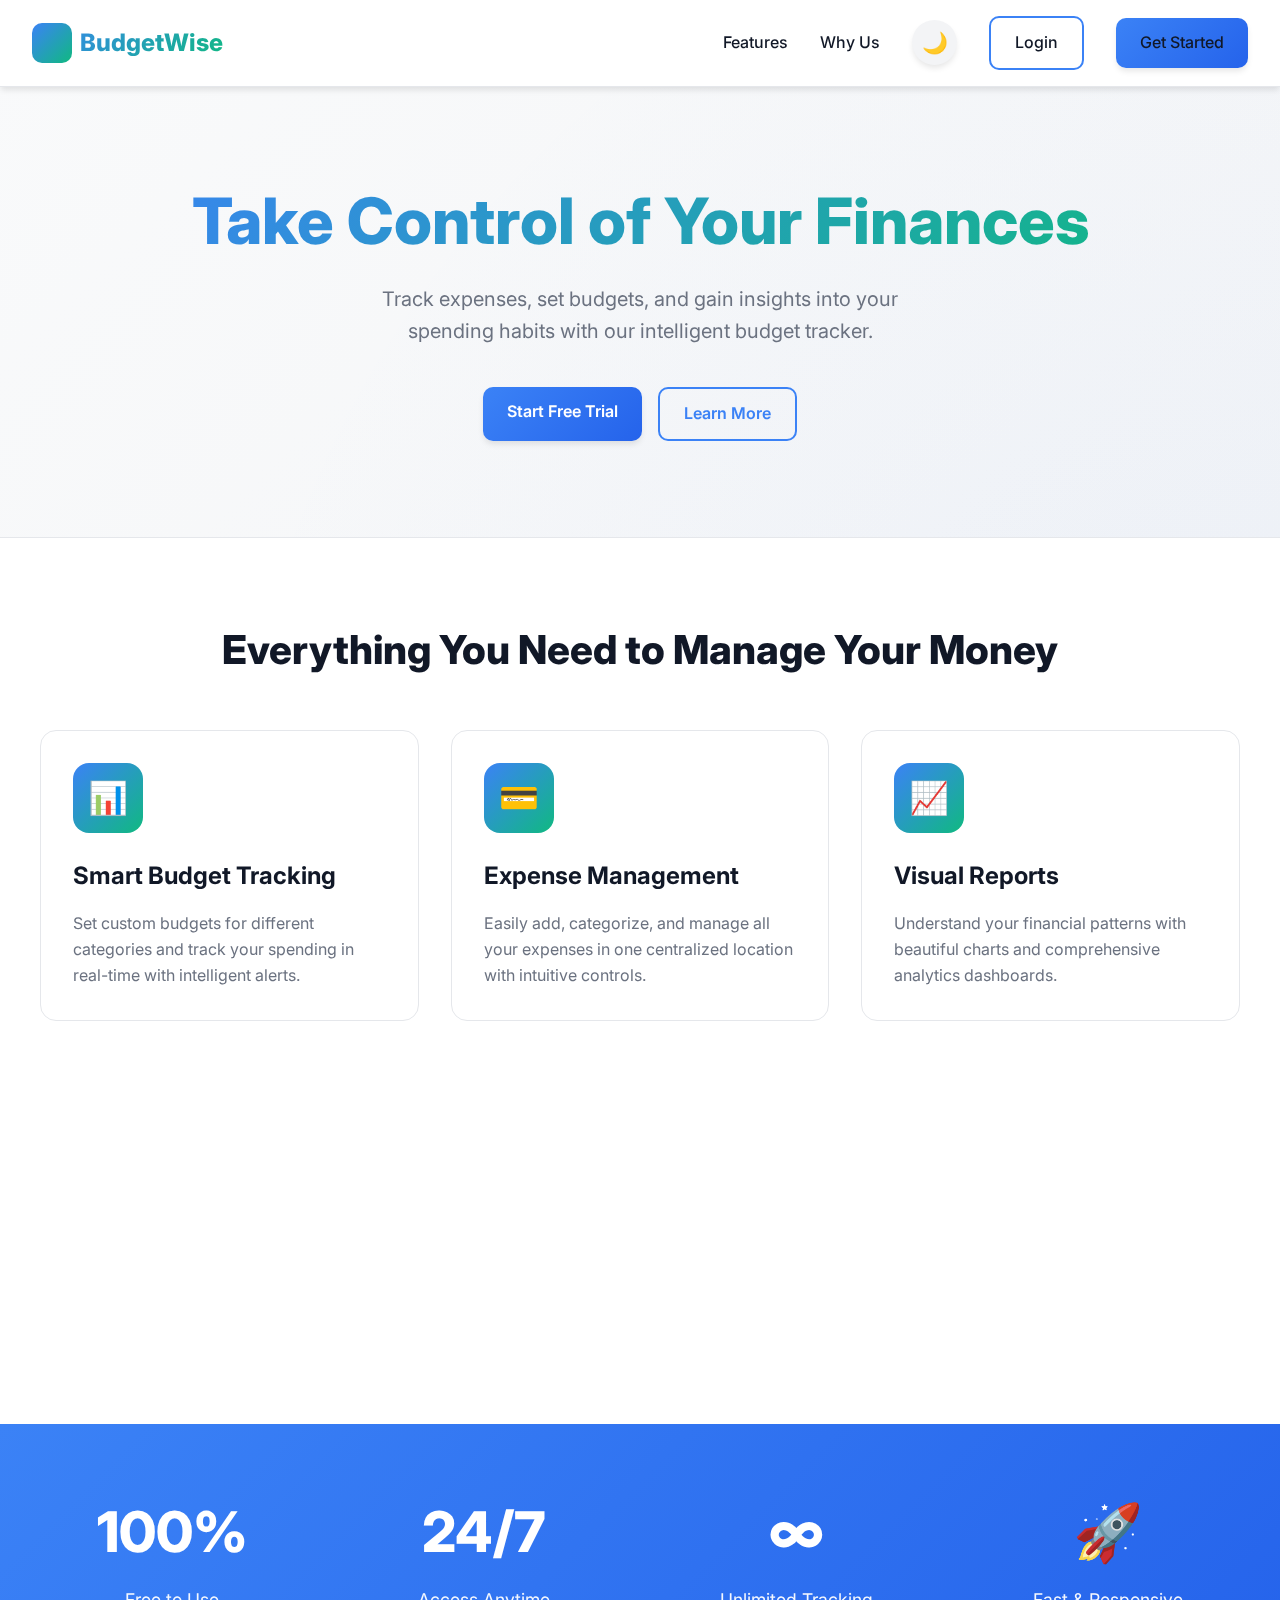
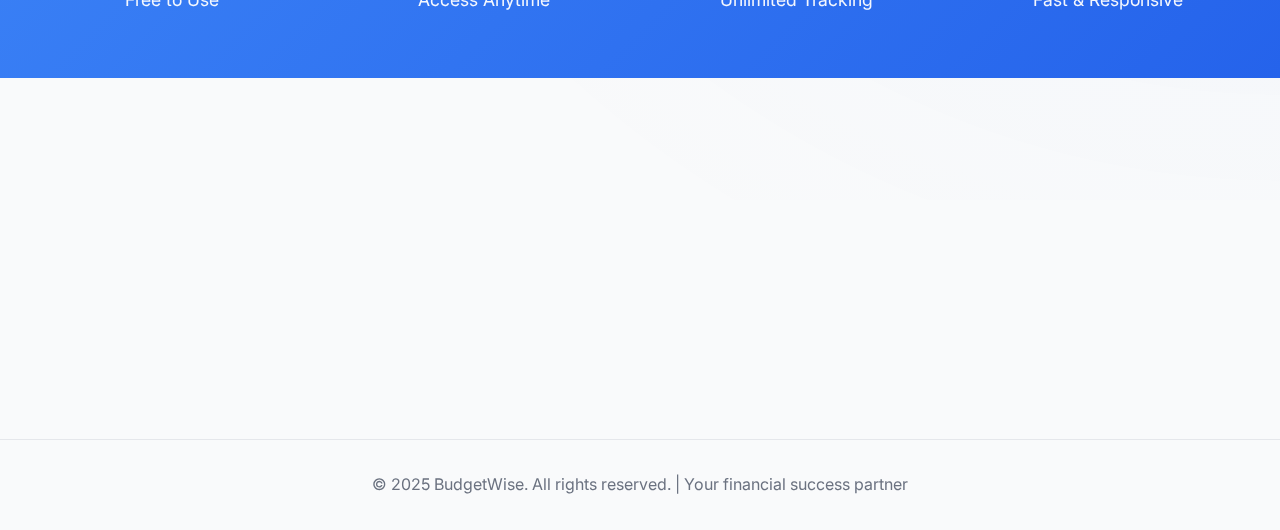
<file: index.html>
<!DOCTYPE html>
<html lang="en">
<head>
    <meta charset="UTF-8">
    <meta name="viewport" content="width=device-width, initial-scale=1.0">
    <title>BudgetWise - Smart Financial Tracking</title>
    <link href="https://fonts.googleapis.com/css2?family=Inter:wght@300;400;500;600;700;800&display=swap" rel="stylesheet">
    <link rel="stylesheet" href="theme.css">
</head>
<body>
    <div class="bg-animated"></div>

    <header>
        <nav>
            <div class="logo">
                <div class="logo-icon">💰</div>
                BudgetWise
            </div>
            <div class="nav-links">
                <a href="#features">Features</a>
                <a href="#stats">Why Us</a>
                <button class="theme-toggle" onclick="toggleTheme()" aria-label="Toggle theme">
                    <span id="themeIcon">🌙</span>
                </button>
                <a href="login.html" class="btn btn-outline">Login</a>
                <a href="registration.html" class="btn btn-primary">Get Started</a>
            </div>
        </nav>
    </header>

    <section class="hero">
        <h1>Take Control of Your Finances</h1>
        <p>Track expenses, set budgets, and gain insights into your spending habits with our intelligent budget tracker.</p>
        <div class="hero-buttons">
            <a href="registration.html" class="btn btn-primary">Start Free Trial</a>
            <a href="#features" class="btn btn-outline">Learn More</a>
        </div>
    </section>

    <section class="features" id="features">
        <div class="features-container">
            <h2 class="section-title scroll-animate">Everything You Need to Manage Your Money</h2>
            <div class="features-grid">
                <div class="feature-card scroll-animate">
                    <div class="feature-icon">📊</div>
                    <h3>Smart Budget Tracking</h3>
                    <p>Set custom budgets for different categories and track your spending in real-time with intelligent alerts.</p>
                </div>
                <div class="feature-card scroll-animate">
                    <div class="feature-icon">💳</div>
                    <h3>Expense Management</h3>
                    <p>Easily add, categorize, and manage all your expenses in one centralized location with intuitive controls.</p>
                </div>
                <div class="feature-card scroll-animate">
                    <div class="feature-icon">📈</div>
                    <h3>Visual Reports</h3>
                    <p>Understand your financial patterns with beautiful charts and comprehensive analytics dashboards.</p>
                </div>
                <div class="feature-card scroll-animate">
                    <div class="feature-icon">💡</div>
                    <h3>Financial Insights</h3>
                    <p>Get personalized insights and recommendations to optimize your spending habits and save more.</p>
                </div>
                <div class="feature-card scroll-animate">
                    <div class="feature-icon">🔒</div>
                    <h3>Secure & Private</h3>
                    <p>Your financial data is stored securely with industry-standard encryption and privacy protection.</p>
                </div>
                <div class="feature-card scroll-animate">
                    <div class="feature-icon">🌓</div>
                    <h3>Dark Mode</h3>
                    <p>Switch between light and dark themes for comfortable viewing in any lighting condition.</p>
                </div>
            </div>
        </div>
    </section>

    <section class="stats" id="stats">
        <div class="stats-grid">
            <div class="stat-item">
                <h2>100%</h2>
                <p>Free to Use</p>
            </div>
            <div class="stat-item">
                <h2>24/7</h2>
                <p>Access Anytime</p>
            </div>
            <div class="stat-item">
                <h2>∞</h2>
                <p>Unlimited Tracking</p>
            </div>
            <div class="stat-item">
                <h2>🚀</h2>
                <p>Fast & Responsive</p>
            </div>
        </div>
    </section>

    <section class="cta scroll-animate">
        <h2>Ready to Transform Your Finances?</h2>
        <p>Join thousands of users who have taken control of their financial future</p>
        <a href="registration.html" class="btn btn-primary">Get Started Now</a>
    </section>

    <footer>
        <p>&copy; 2025 BudgetWise. All rights reserved. | Your financial success partner</p>
    </footer>

    <script src="theme.js"></script>
</body>
</html>
</file>
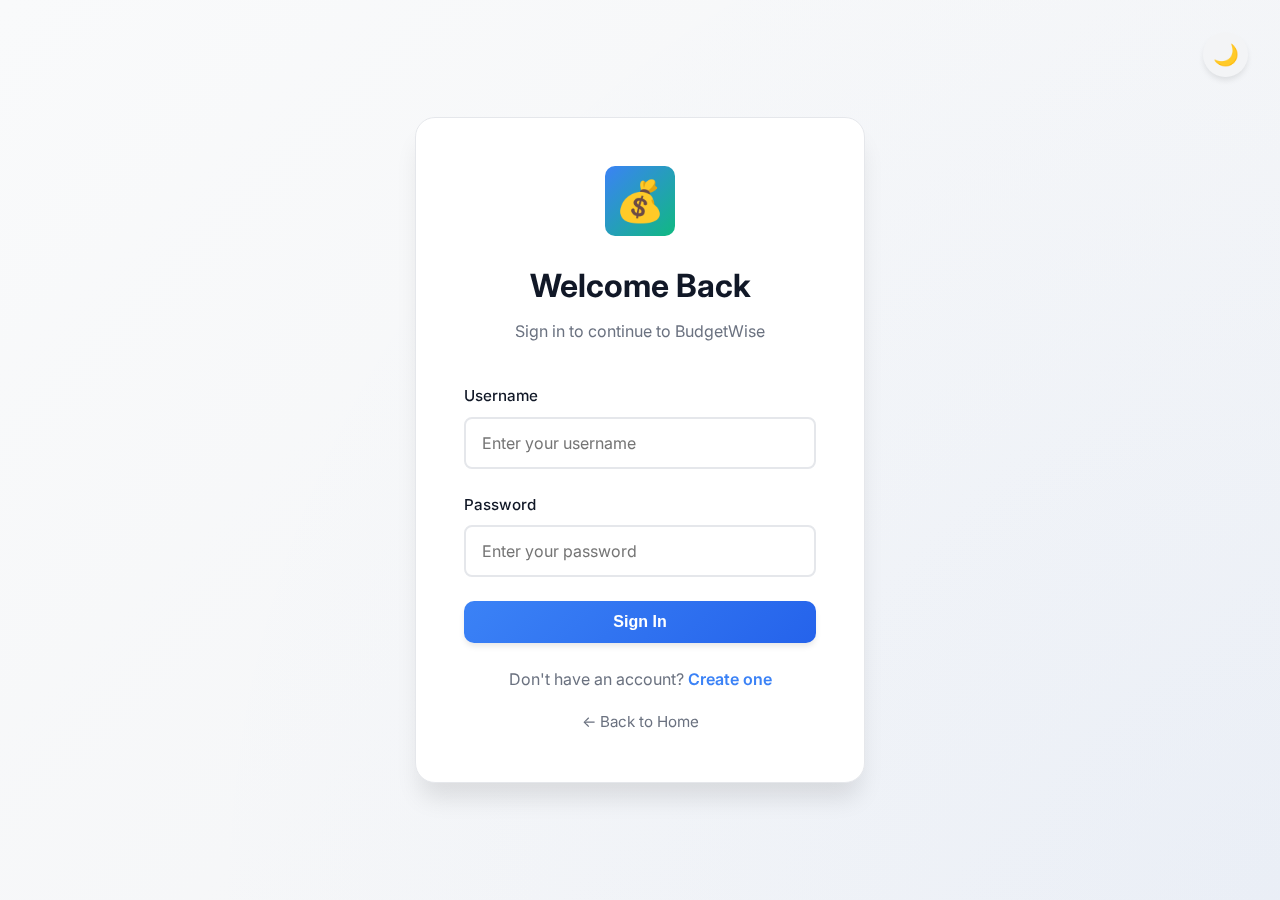
<file: dashboard.html>
<!DOCTYPE html>
<html lang="en">
<head>
    <meta charset="UTF-8">
    <meta name="viewport" content="width=device-width, initial-scale=1.0">
    <title>Dashboard - BudgetWise</title>
    <link href="https://fonts.googleapis.com/css2?family=Inter:wght@300;400;500;600;700;800&display=swap" rel="stylesheet">
    <link rel="stylesheet" href="theme.css">
    <style>
        .page-header {
            background: linear-gradient(135deg, var(--primary), var(--primary-dark));
            color: white;
            padding: 3rem 0;
            margin-bottom: 2rem;
            border-radius: 16px;
        }
        .page-header h1 {
            font-size: 2.5rem;
            margin-bottom: 0.5rem;
        }
        .stats-grid {
            display: grid;
            grid-template-columns: repeat(auto-fit, minmax(250px, 1fr));
            gap: 1.5rem;
            margin-bottom: 2rem;
        }
        .stat-card {
            background: var(--bg-card);
            padding: 2rem;
            border-radius: 12px;
            box-shadow: var(--shadow);
            border: 1px solid var(--border-color);
            transition: all 0.3s;
        }
        .stat-card:hover {
            transform: translateY(-5px);
            box-shadow: var(--shadow-lg);
        }
        .stat-label {
            color: var(--text-secondary);
            font-size: 0.9rem;
            margin-bottom: 0.5rem;
        }
        .stat-value {
            font-size: 2.5rem;
            font-weight: 700;
            color: var(--text-primary);
            margin-bottom: 0.5rem;
        }
        .stat-change {
            font-size: 0.85rem;
            color: var(--text-secondary);
        }
        .quick-actions {
            display: grid;
            grid-template-columns: repeat(auto-fit, minmax(200px, 1fr));
            gap: 1rem;
        }
        .action-card {
            background: var(--bg-card);
            padding: 1.5rem;
            border-radius: 12px;
            text-align: center;
            text-decoration: none;
            color: var(--text-primary);
            border: 2px solid var(--border-color);
            transition: all 0.3s;
        }
        .action-card:hover {
            border-color: var(--primary);
            transform: translateY(-3px);
            box-shadow: var(--shadow-lg);
        }
        .action-icon {
            font-size: 2.5rem;
            margin-bottom: 0.75rem;
        }
        .action-card h3 {
            font-size: 1.1rem;
            margin-bottom: 0.5rem;
        }
        .action-card p {
            font-size: 0.85rem;
            color: var(--text-secondary);
        }
    </style>
</head>
<body>
    <div class="bg-animated"></div>
    
    <header>
        <nav>
            <div class="logo" onclick="window.location.href='index.html'">
                <div class="logo-icon">💰</div>
                BudgetWise
            </div>
            <div class="nav-links">
                <a href="dashboard.html" class="active">Dashboard</a>
                <a href="expense.html">Expenses</a>
                <a href="report.html">Reports</a>
                <a href="insights.html">Insights</a>
                <button class="theme-toggle" onclick="toggleTheme()">
                    <span id="themeIcon">🌙</span>
                </button>
                <button onclick="logout()" class="btn btn-danger">Logout</button>
            </div>
        </nav>
    </header>

    <div class="container">
        <div class="page-header">
            <div style="padding: 0 2rem;">
                <h1 id="greeting">Good Day!</h1>
                <p id="userWelcome">Here's an overview of your financial activity</p>
            </div>
        </div>

        <div class="stats-grid">
            <div class="stat-card">
                <div class="stat-label">💰 Total Budget</div>
                <div class="stat-value" id="totalBudget">₹0</div>
                <div class="stat-change">Monthly limit</div>
            </div>
            <div class="stat-card">
                <div class="stat-label">📊 Total Expenses</div>
                <div class="stat-value" id="totalExpenses">₹0</div>
                <div class="stat-change" id="expenseChange">Track your spending</div>
            </div>
            <div class="stat-card">
                <div class="stat-label">💵 Remaining</div>
                <div class="stat-value" id="remaining">₹0</div>
                <div class="stat-change" id="remainingPercent">Budget available</div>
            </div>
            <div class="stat-card">
                <div class="stat-label">📈 Transactions</div>
                <div class="stat-value" id="transactionCount">0</div>
                <div class="stat-change">This month</div>
            </div>
        </div>

        <div class="card">
            <h2 style="margin-bottom: 1.5rem;">Quick Actions</h2>
            <div class="quick-actions">
                <a href="expense.html" class="action-card">
                    <div class="action-icon">➕</div>
                    <h3>Add Expense</h3>
                    <p>Record a new transaction</p>
                </a>
                <a href="expense.html#budget" class="action-card">
                    <div class="action-icon">🎯</div>
                    <h3>Set Budget</h3>
                    <p>Define spending limits</p>
                </a>
                <a href="report.html" class="action-card">
                    <div class="action-icon">📊</div>
                    <h3>View Reports</h3>
                    <p>Analyze your spending</p>
                </a>
                <a href="insights.html" class="action-card">
                    <div class="action-icon">💡</div>
                    <h3>Get Insights</h3>
                    <p>Financial recommendations</p>
                </a>
            </div>
        </div>
    </div>

    <footer>
        <p>&copy; 2025 BudgetWise. All rights reserved.</p>
    </footer>

    <script src="theme.js"></script>
    <script>
        if (!localStorage.getItem("isLoggedIn")) {
            window.location.href = "login.html";
        }

        const userName = localStorage.getItem("currentUser") || localStorage.getItem("username") || "User";
        const hours = new Date().getHours();
        const greeting = document.getElementById("greeting");
        const userWelcome = document.getElementById("userWelcome");

        if (hours < 12) {
            greeting.textContent = `Good Morning, ${userName}! ☀️`;
        } else if (hours < 18) {
            greeting.textContent = `Good Afternoon, ${userName}! 🌤️`;
        } else {
            greeting.textContent = `Good Evening, ${userName}! 🌙`;
        }
        userWelcome.textContent = "Here's an overview of your financial activity";

        function loadStats() {
            const budget = parseFloat(localStorage.getItem("budgetLimit")) || 0;
            const expenses = JSON.parse(localStorage.getItem("expenses")) || [];
            
            const totalExpenses = expenses.reduce((sum, exp) => sum + (parseFloat(exp.amount) || 0), 0);
            const remaining = budget - totalExpenses;
            const remainingPercent = budget > 0 ? ((remaining / budget) * 100).toFixed(0) : 0;

            document.getElementById("totalBudget").textContent = formatCurrency(budget);
            document.getElementById("totalExpenses").textContent = formatCurrency(totalExpenses);
            document.getElementById("remaining").textContent = formatCurrency(remaining);
            document.getElementById("transactionCount").textContent = expenses.length;

            const expenseChange = document.getElementById("expenseChange");
            if (budget > 0) {
                const percentSpent = ((totalExpenses / budget) * 100).toFixed(0);
                expenseChange.textContent = `${percentSpent}% of budget used`;
            }

            const remainingPercentElement = document.getElementById("remainingPercent");
            if (budget > 0) {
                remainingPercentElement.textContent = `${remainingPercent}% remaining`;
            }
        }

        function logout() {
            if (confirm("Are you sure you want to logout?")) {
                localStorage.removeItem("isLoggedIn");
                localStorage.removeItem("currentUser");
                showToast("Logged out successfully", "success");
                setTimeout(() => {
                    window.location.href = "login.html";
                }, 1000);
            }
        }

        loadStats();
    </script>
</body>
</html>
</file>
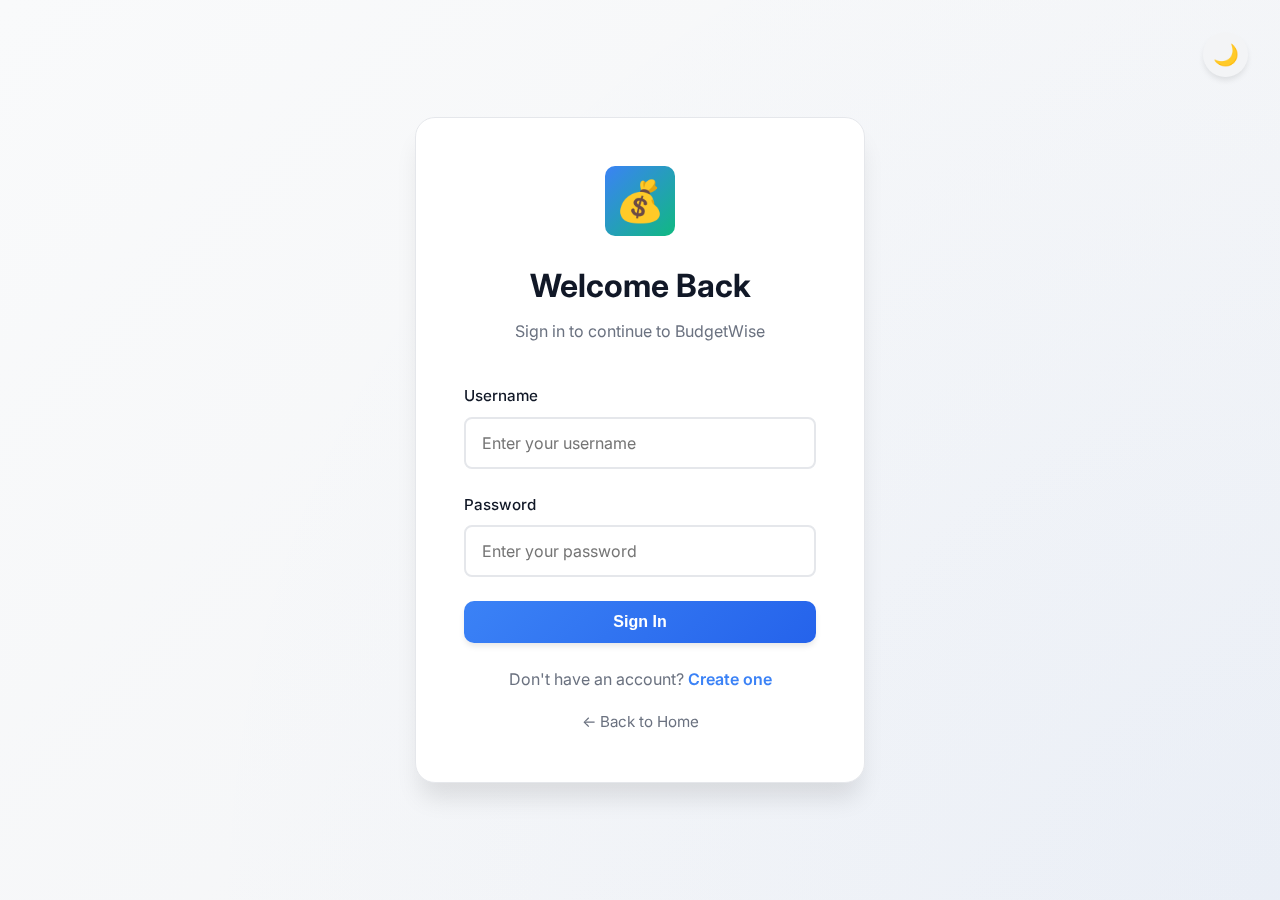
<file: expense.html>
<!DOCTYPE html>
<html lang="en">
<head>
    <meta charset="UTF-8">
    <meta name="viewport" content="width=device-width, initial-scale=1.0">
    <title>Manage Expenses - BudgetWise</title>
    <link href="https://fonts.googleapis.com/css2?family=Inter:wght@300;400;500;600;700;800&display=swap" rel="stylesheet">
    <link rel="stylesheet" href="theme.css">
    <style>
        .budget-card {
            background: linear-gradient(135deg, var(--primary), var(--primary-dark));
            color: white;
            padding: 2.5rem;
            border-radius: 16px;
            margin-bottom: 2rem;
        }
        .budget-header {
            display: flex;
            justify-content: space-between;
            align-items: center;
            flex-wrap: wrap;
            gap: 1.5rem;
            margin-bottom: 1.5rem;
        }
        .budget-form {
            display: flex;
            gap: 1rem;
            align-items: center;
        }
        .budget-form input {
            padding: 0.75rem;
            border: none;
            border-radius: 8px;
            width: 200px;
        }
        .budget-display {
            display: grid;
            grid-template-columns: repeat(auto-fit, minmax(150px, 1fr));
            gap: 1.5rem;
            margin-top: 1.5rem;
        }
        .budget-item {
            text-align: center;
        }
        .budget-label {
            font-size: 0.9rem;
            opacity: 0.9;
            margin-bottom: 0.5rem;
        }
        .budget-value {
            font-size: 2rem;
            font-weight: 700;
        }
        .form-grid {
            display: grid;
            grid-template-columns: repeat(auto-fit, minmax(200px, 1fr));
            gap: 1rem;
            margin-bottom: 1rem;
        }
        .filter-btn {
            padding: 0.5rem 1rem;
            background: var(--bg-tertiary);
            border: none;
            border-radius: 6px;
            cursor: pointer;
            font-weight: 500;
            transition: all 0.3s;
            color: var(--text-primary);
        }
        .filter-btn.active {
            background: var(--primary);
            color: white;
        }
        .category-badge {
            padding: 0.25rem 0.75rem;
            border-radius: 20px;
            font-size: 0.85rem;
            font-weight: 500;
        }
        .empty-state {
            text-align: center;
            padding: 3rem;
            color: var(--text-secondary);
        }
    </style>
</head>
<body>
    <div class="bg-animated"></div>
    <header>
        <nav>
            <div class="logo" onclick="window.location.href='index.html'">
                <div class="logo-icon">💰</div>
                BudgetWise
            </div>
            <div class="nav-links">
                <a href="dashboard.html">Dashboard</a>
                <a href="expense.html" class="active">Expenses</a>
                <a href="report.html">Reports</a>
                <a href="insights.html">Insights</a>
                <button class="theme-toggle" onclick="toggleTheme()">
                    <span id="themeIcon">🌙</span>
                </button>
                <button onclick="logout()" class="btn btn-danger">Logout</button>
            </div>
        </nav>
    </header>

    <div class="container">
        <div class="budget-card" id="budget">
            <div class="budget-header">
                <h2>Monthly Budget</h2>
                <div class="budget-form">
                    <input type="number" id="budgetInput" placeholder="Enter amount (₹)" style="color: #111827;">
                    <button class="btn btn-primary" onclick="setBudget()">Set Budget</button>
                </div>
            </div>
            <div class="budget-display">
                <div class="budget-item">
                    <div class="budget-label">Total Budget</div>
                    <div class="budget-value" id="budgetAmount">₹0</div>
                </div>
                <div class="budget-item">
                    <div class="budget-label">Spent</div>
                    <div class="budget-value" id="spentAmount">₹0</div>
                </div>
                <div class="budget-item">
                    <div class="budget-label">Remaining</div>
                    <div class="budget-value" id="remainingAmount">₹0</div>
                </div>
            </div>
        </div>

        <div class="card">
            <h2 style="margin-bottom: 1.5rem;">Add New Expense</h2>
            <form id="expenseForm">
                <div class="form-grid">
                    <div class="form-group">
                        <label for="expenseDate">Date</label>
                        <input type="date" id="expenseDate" required>
                    </div>
                    <div class="form-group">
                        <label for="expenseCategory">Category</label>
                        <select id="expenseCategory" required>
                            <option value="">Select category</option>
                            <option value="Food">🍔 Food</option>
                            <option value="Transport">🚗 Transport</option>
                            <option value="Shopping">🛍️ Shopping</option>
                            <option value="Entertainment">🎬 Entertainment</option>
                            <option value="Bills">📱 Bills</option>
                            <option value="Healthcare">🏥 Healthcare</option>
                            <option value="Education">📚 Education</option>
                            <option value="Other">📦 Other</option>
                        </select>
                    </div>
                    <div class="form-group">
                        <label for="expenseAmount">Amount (₹)</label>
                        <input type="number" id="expenseAmount" placeholder="0.00" step="0.01" required>
                    </div>
                    <div class="form-group">
                        <label for="expenseDescription">Description</label>
                        <input type="text" id="expenseDescription" placeholder="Brief description" required>
                    </div>
                </div>
                <button type="submit" class="btn btn-primary">Add Expense</button>
            </form>
        </div>

        <div class="card" style="margin-top: 2rem;">
            <div style="display: flex; justify-content: space-between; align-items: center; margin-bottom: 1.5rem; flex-wrap: wrap; gap: 1rem;">
                <h2>Expense History</h2>
                <div style="display: flex; gap: 0.5rem;">
                    <button class="filter-btn active" onclick="filterExpenses('all')">All</button>
                    <button class="filter-btn" onclick="filterExpenses('today')">Today</button>
                    <button class="filter-btn" onclick="filterExpenses('week')">This Week</button>
                </div>
            </div>
            <div style="overflow-x: auto;">
                <table id="expenseTable">
                    <thead>
                        <tr>
                            <th>Date</th>
                            <th>Category</th>
                            <th>Description</th>
                            <th>Amount</th>
                            <th>Action</th>
                        </tr>
                    </thead>
                    <tbody id="expenseTableBody">
                        <tr>
                            <td colspan="5" class="empty-state">
                                <div style="font-size: 3rem;">📊</div>
                                <p>No expenses recorded yet. Add your first expense above!</p>
                            </td>
                        </tr>
                    </tbody>
                </table>
            </div>
        </div>
    </div>

    <footer>
        <p>&copy; 2025 BudgetWise. All rights reserved.</p>
    </footer>

    <script src="theme.js"></script>
    <script>
        if (!localStorage.getItem("isLoggedIn")) {
            window.location.href = "login.html";
        }

        document.getElementById("expenseDate").valueAsDate = new Date();
        let expenses = JSON.parse(localStorage.getItem("expenses")) || [];
        let currentFilter = 'all';

        function setBudget() {
            const budgetInput = document.getElementById("budgetInput");
            const budget = parseFloat(budgetInput.value);

            if (isNaN(budget) || budget <= 0) {
                showToast("Please enter a valid budget amount", "error");
                return;
            }

            localStorage.setItem("budgetLimit", budget);
            budgetInput.value = "";
            updateBudgetDisplay();
            showToast("Budget updated successfully!", "success");
        }

        function updateBudgetDisplay() {
            const budget = parseFloat(localStorage.getItem("budgetLimit")) || 0;
            const totalExpenses = expenses.reduce((sum, exp) => sum + parseFloat(exp.amount), 0);
            const remaining = budget - totalExpenses;

            document.getElementById("budgetAmount").textContent = formatCurrency(budget);
            document.getElementById("spentAmount").textContent = formatCurrency(totalExpenses);
            document.getElementById("remainingAmount").textContent = formatCurrency(remaining);
            document.getElementById("remainingAmount").style.color = remaining < 0 ? '#ef4444' : 'white';
        }

        document.getElementById("expenseForm").addEventListener("submit", function(e) {
            e.preventDefault();

            const expense = {
                id: Date.now(),
                date: document.getElementById("expenseDate").value,
                category: document.getElementById("expenseCategory").value,
                amount: parseFloat(document.getElementById("expenseAmount").value),
                description: document.getElementById("expenseDescription").value
            };

            if (!expense.date || !expense.category || isNaN(expense.amount) || !expense.description) {
                showToast("Please fill out all fields correctly!", "error");
                return;
            }

            expenses.unshift(expense);
            localStorage.setItem("expenses", JSON.stringify(expenses));

            this.reset();
            document.getElementById("expenseDate").valueAsDate = new Date();
            
            updateBudgetDisplay();
            displayExpenses(currentFilter);
            showToast("Expense added successfully!", "success");
        });

        function displayExpenses(filter = 'all') {
            const tbody = document.getElementById("expenseTableBody");
            
            let filteredExpenses = [...expenses];
            const today = new Date().toISOString().split('T')[0];
            const weekAgo = new Date(Date.now() - 7 * 24 * 60 * 60 * 1000).toISOString().split('T')[0];

            if (filter === 'today') {
                filteredExpenses = expenses.filter(exp => exp.date === today);
            } else if (filter === 'week') {
                filteredExpenses = expenses.filter(exp => exp.date >= weekAgo);
            }

            if (filteredExpenses.length === 0) {
                tbody.innerHTML = `
                    <tr>
                        <td colspan="5" class="empty-state">
                            <div style="font-size: 3rem;">📊</div>
                            <p>No expenses found for this filter.</p>
                        </td>
                    </tr>
                `;
                return;
            }

            tbody.innerHTML = filteredExpenses.map(exp => `
                <tr>
                    <td>${formatDate(exp.date)}</td>
                    <td><span class="category-badge" style="background: rgba(59, 130, 246, 0.1); color: #3b82f6">${exp.category}</span></td>
                    <td>${exp.description}</td>
                    <td style="font-weight: 600; color: #ef4444">${formatCurrency(exp.amount)}</td>
                    <td><button class="btn btn-danger" style="padding: 0.5rem 1rem;" onclick="deleteExpense(${exp.id})">Delete</button></td>
                </tr>
            `).join('');
        }

        function deleteExpense(id) {
            if (confirm("Are you sure you want to delete this expense?")) {
                expenses = expenses.filter(exp => exp.id !== id);
                localStorage.setItem("expenses", JSON.stringify(expenses));
                updateBudgetDisplay();
                displayExpenses(currentFilter);
                showToast("Expense deleted successfully!", "success");
            }
        }

        function filterExpenses(filter) {
            currentFilter = filter;
            document.querySelectorAll('.filter-btn').forEach(btn => btn.classList.remove('active'));
            event.target.classList.add('active');
            displayExpenses(filter);
        }

        function logout() {
            if (confirm("Are you sure you want to logout?")) {
                localStorage.removeItem("isLoggedIn");
                localStorage.removeItem("currentUser");
                showToast("Logged out successfully", "success");
                setTimeout(() => {
                    window.location.href = "login.html";
                }, 1000);
            }
        }

        updateBudgetDisplay();
        displayExpenses();
    </script>
</body>
</html>
</file>
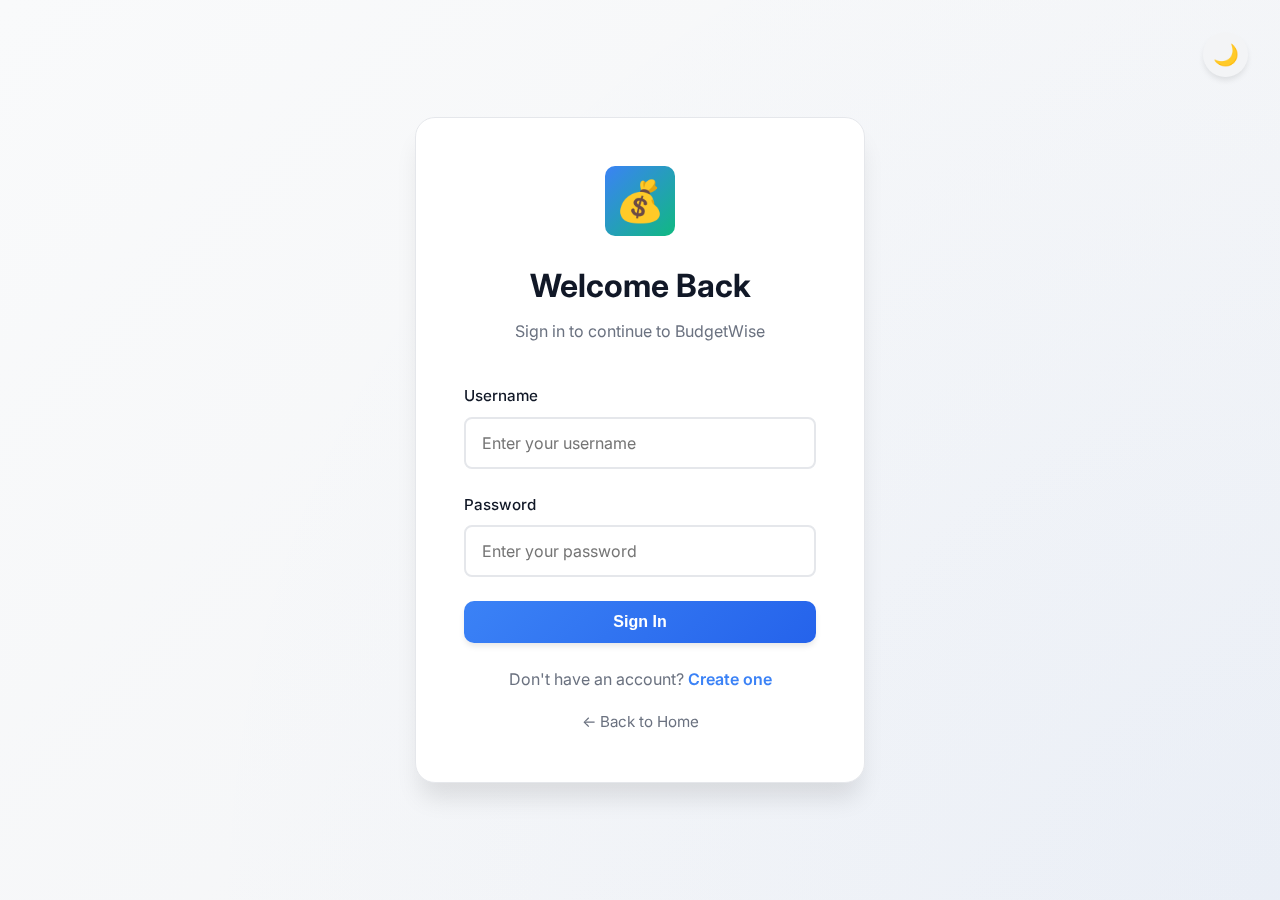
<file: insights.html>
<!DOCTYPE html>
<html lang="en">
<head>
    <meta charset="UTF-8">
    <meta name="viewport" content="width=device-width, initial-scale=1.0">
    <title>Insights - BudgetWise</title>
    <link href="https://fonts.googleapis.com/css2?family=Inter:wght@300;400;500;600;700;800&display=swap" rel="stylesheet">
    <link rel="stylesheet" href="theme.css">
    <style>
        .score-card {
            background: linear-gradient(135deg, var(--primary), var(--primary-dark));
            color: white;
            padding: 3rem 2rem;
            border-radius: 16px;
            text-align: center;
            margin-bottom: 2rem;
        }
        .score-circle {
            width: 150px;
            height: 150px;
            border-radius: 50%;
            background: rgba(255, 255, 255, 0.2);
            display: flex;
            align-items: center;
            justify-content: center;
            margin: 0 auto 1.5rem;
            font-size: 3rem;
            font-weight: 800;
        }
        .insights-grid {
            display: grid;
            gap: 1.5rem;
            margin-bottom: 2rem;
        }
        .insight-card {
            background: var(--bg-card);
            padding: 2rem;
            border-radius: 12px;
            box-shadow: var(--shadow);
            border-left: 4px solid;
            border-color: var(--primary);
        }
        .insight-card.success {
            border-left-color: var(--secondary);
        }
        .insight-card.warning {
            border-left-color: var(--warning);
        }
        .insight-card.danger {
            border-left-color: var(--danger);
        }
        .insight-header {
            display: flex;
            align-items: center;
            gap: 1rem;
            margin-bottom: 1rem;
        }
        .insight-icon {
            width: 48px;
            height: 48px;
            border-radius: 12px;
            display: flex;
            align-items: center;
            justify-content: center;
            font-size: 1.5rem;
        }
        .recommendations-grid {
            display: grid;
            grid-template-columns: repeat(auto-fit, minmax(300px, 1fr));
            gap: 1.5rem;
        }
        .recommendation-card {
            background: var(--bg-card);
            padding: 1.75rem;
            border-radius: 12px;
            box-shadow: var(--shadow);
            border: 1px solid var(--border-color);
        }
        .recommendation-card h4 {
            color: var(--text-primary);
            margin-bottom: 0.75rem;
            display: flex;
            align-items: center;
            gap: 0.5rem;
        }
    </style>
</head>
<body>
    <div class="bg-animated"></div>
    <header>
        <nav>
            <div class="logo" onclick="window.location.href='index.html'">
                <div class="logo-icon">💰</div>
                BudgetWise
            </div>
            <div class="nav-links">
                <a href="dashboard.html">Dashboard</a>
                <a href="expense.html">Expenses</a>
                <a href="report.html">Reports</a>
                <a href="insights.html" class="active">Insights</a>
                <button class="theme-toggle" onclick="toggleTheme()">
                    <span id="themeIcon">🌙</span>
                </button>
                <button onclick="logout()" class="btn btn-danger">Logout</button>
            </div>
        </nav>
    </header>

    <div class="container">
        <h1 style="font-size: 2.5rem; margin-bottom: 0.5rem;">Financial Insights</h1>
        <p style="color: var(--text-secondary); margin-bottom: 2rem;">Personalized recommendations to improve your financial health</p>

        <div id="content"></div>
    </div>

    <footer>
        <p>&copy; 2025 BudgetWise. All rights reserved.</p>
    </footer>

    <script src="theme.js"></script>
    <script>
        if (!localStorage.getItem("isLoggedIn")) {
            window.location.href = "login.html";
        }

        const expenses = JSON.parse(localStorage.getItem("expenses")) || [];
        const budget = parseFloat(localStorage.getItem("budgetLimit")) || 0;

        function calculateSpendingScore() {
            if (expenses.length === 0 || budget === 0) return 0;
            
            const totalSpent = expenses.reduce((sum, exp) => sum + parseFloat(exp.amount), 0);
            const budgetUtilization = (totalSpent / budget) * 100;
            
            let score = 100;
            
            if (budgetUtilization > 100) {
                score = Math.max(0, 100 - (budgetUtilization - 100) * 2);
            } else if (budgetUtilization > 90) {
                score = 70;
            } else if (budgetUtilization > 75) {
                score = 85;
            }
            
            return Math.round(score);
        }

        function generateInsights() {
            const content = document.getElementById('content');
            
            if (expenses.length === 0) {
                content.innerHTML = `
                    <div class="empty-state" style="padding: 4rem 2rem;">
                        <div style="font-size: 5rem;">💡</div>
                        <h2 style="margin-bottom: 1rem; color: var(--text-primary);">No Data Yet</h2>
                        <p style="color: var(--text-secondary);">Start tracking your expenses to get personalized financial insights and recommendations.</p>
                        <a href="expense.html" class="btn btn-primary" style="margin-top: 1.5rem; display: inline-block;">Add Your First Expense</a>
                    </div>
                `;
                return;
            }

            const totalSpent = expenses.reduce((sum, exp) => sum + parseFloat(exp.amount), 0);
            const score = calculateSpendingScore();
            const categoryTotals = {};
            
            expenses.forEach(exp => {
                const category = exp.category || 'Other';
                categoryTotals[category] = (categoryTotals[category] || 0) + parseFloat(exp.amount);
            });

            const topCategory = Object.entries(categoryTotals)
                .sort((a, b) => b[1] - a[1])[0];

            let insights = '';
            let recommendations = '';

            let scoreColor = score >= 80 ? '#10b981' : score >= 60 ? '#f59e0b' : '#ef4444';
            let scoreEmoji = score >= 80 ? '🌟' : score >= 60 ? '⚠️' : '🚨';
            
            insights += `
                <div class="score-card">
                    <div class="score-circle">
                        ${score}
                    </div>
                    <h2 style="font-size: 1.75rem; margin-bottom: 0.5rem;">Your Spending Score ${scoreEmoji}</h2>
                    <p>${score >= 80 ? 'Excellent financial management!' : 
                         score >= 60 ? 'Good, but room for improvement' : 
                         'Needs attention - consider reviewing your budget'}</p>
                </div>
            `;

            if (budget > 0) {
                const remaining = budget - totalSpent;
                const percentUsed = (totalSpent / budget * 100).toFixed(0);
                
                if (totalSpent > budget) {
                    insights += `
                        <div class="insight-card danger">
                            <div class="insight-header">
                                <div class="insight-icon" style="background: rgba(239, 68, 68, 0.1);">🚨</div>
                                <h3 style="color: var(--text-primary);">Budget Exceeded</h3>
                            </div>
                            <div style="color: var(--text-secondary); margin-bottom: 1rem;">
                                You've spent ${formatCurrency(totalSpent)}, which is ${formatCurrency(Math.abs(remaining))} over your budget of ${formatCurrency(budget)}.
                            </div>
                            <div style="font-weight: 600; color: var(--primary);">Action: Review and adjust your spending immediately</div>
                        </div>
                    `;
                } else if (percentUsed > 90) {
                    insights += `
                        <div class="insight-card warning">
                            <div class="insight-header">
                                <div class="insight-icon" style="background: rgba(245, 158, 11, 0.1);">⚠️</div>
                                <h3 style="color: var(--text-primary);">Approaching Budget Limit</h3>
                            </div>
                            <div style="color: var(--text-secondary); margin-bottom: 1rem;">
                                You've used ${percentUsed}% of your budget. Only ${formatCurrency(remaining)} remaining.
                            </div>
                            <div style="font-weight: 600; color: var(--primary);">Action: Be cautious with remaining expenses</div>
                        </div>
                    `;
                } else {
                    insights += `
                        <div class="insight-card success">
                            <div class="insight-header">
                                <div class="insight-icon" style="background: rgba(16, 185, 129, 0.1);">✅</div>
                                <h3 style="color: var(--text-primary);">Budget on Track</h3>
                            </div>
                            <div style="color: var(--text-secondary); margin-bottom: 1rem;">
                                Great job! You've spent ${percentUsed}% of your budget with ${formatCurrency(remaining)} remaining.
                            </div>
                            <div style="font-weight: 600; color: var(--primary);">Keep up the good work!</div>
                        </div>
                    `;
                }
            }

            if (topCategory) {
                const categoryPercent = ((topCategory[1] / totalSpent) * 100).toFixed(0);
                insights += `
                    <div class="insight-card">
                        <div class="insight-header">
                            <div class="insight-icon" style="background: rgba(59, 130, 246, 0.1);">📊</div>
                            <h3 style="color: var(--text-primary);">Top Spending Category</h3>
                        </div>
                        <div style="color: var(--text-secondary); margin-bottom: 1rem;">
                            ${topCategory[0]} accounts for ${categoryPercent}% of your total spending (${formatCurrency(topCategory[1])}).
                        </div>
                        <div style="font-weight: 600; color: var(--primary);">Consider if this aligns with your priorities</div>
                    </div>
                `;
            }

            recommendations = `
                <div class="card">
                    <h3 style="margin-bottom: 1.5rem; color: var(--text-primary);">Personalized Recommendations</h3>
                    <div class="recommendations-grid">
            `;

            if (budget === 0) {
                recommendations += `
                    <div class="recommendation-card">
                        <h4>🎯 Set a Budget</h4>
                        <p style="color: var(--text-secondary); line-height: 1.6;">Start by setting a monthly budget to help control your spending and achieve your financial goals.</p>
                    </div>
                `;
            }

            if (topCategory && topCategory[1] / totalSpent > 0.4) {
                recommendations += `
                    <div class="recommendation-card">
                        <h4>💡 Diversify Spending</h4>
                        <p style="color: var(--text-secondary); line-height: 1.6;">Your ${topCategory[0]} expenses are quite high. Consider finding ways to reduce costs in this category.</p>
                    </div>
                `;
            }

            if (expenses.length < 10) {
                recommendations += `
                    <div class="recommendation-card">
                        <h4>📝 Track More Expenses</h4>
                        <p style="color: var(--text-secondary); line-height: 1.6;">Record all your expenses to get more accurate insights and better financial planning.</p>
                    </div>
                `;
            }

            recommendations += `
                    <div class="recommendation-card">
                        <h4>📅 Review Regularly</h4>
                        <p style="color: var(--text-secondary); line-height: 1.6;">Check your reports weekly to stay informed about your spending patterns and make timely adjustments.</p>
                    </div>
                    <div class="recommendation-card">
                        <h4>💰 Build Savings</h4>
                        <p style="color: var(--text-secondary); line-height: 1.6;">Try to save at least 20% of your budget each month for emergencies and future goals.</p>
                    </div>
                    <div class="recommendation-card">
                        <h4>🎓 Learn More</h4>
                        <p style="color: var(--text-secondary); line-height: 1.6;">Educate yourself about personal finance through books, podcasts, or online resources.</p>
                    </div>
                </div>
                </div>
            `;

            content.innerHTML = `
                <div class="insights-grid">
                    ${insights}
                </div>
                ${recommendations}
            `;
        }

        function logout() {
            if (confirm("Are you sure you want to logout?")) {
                localStorage.removeItem("isLoggedIn");
                localStorage.removeItem("currentUser");
                showToast("Logged out successfully", "success");
                setTimeout(() => {
                    window.location.href = "login.html";
                }, 1000);
            }
        }

        generateInsights();
    </script>
</body>
</html>
</file>
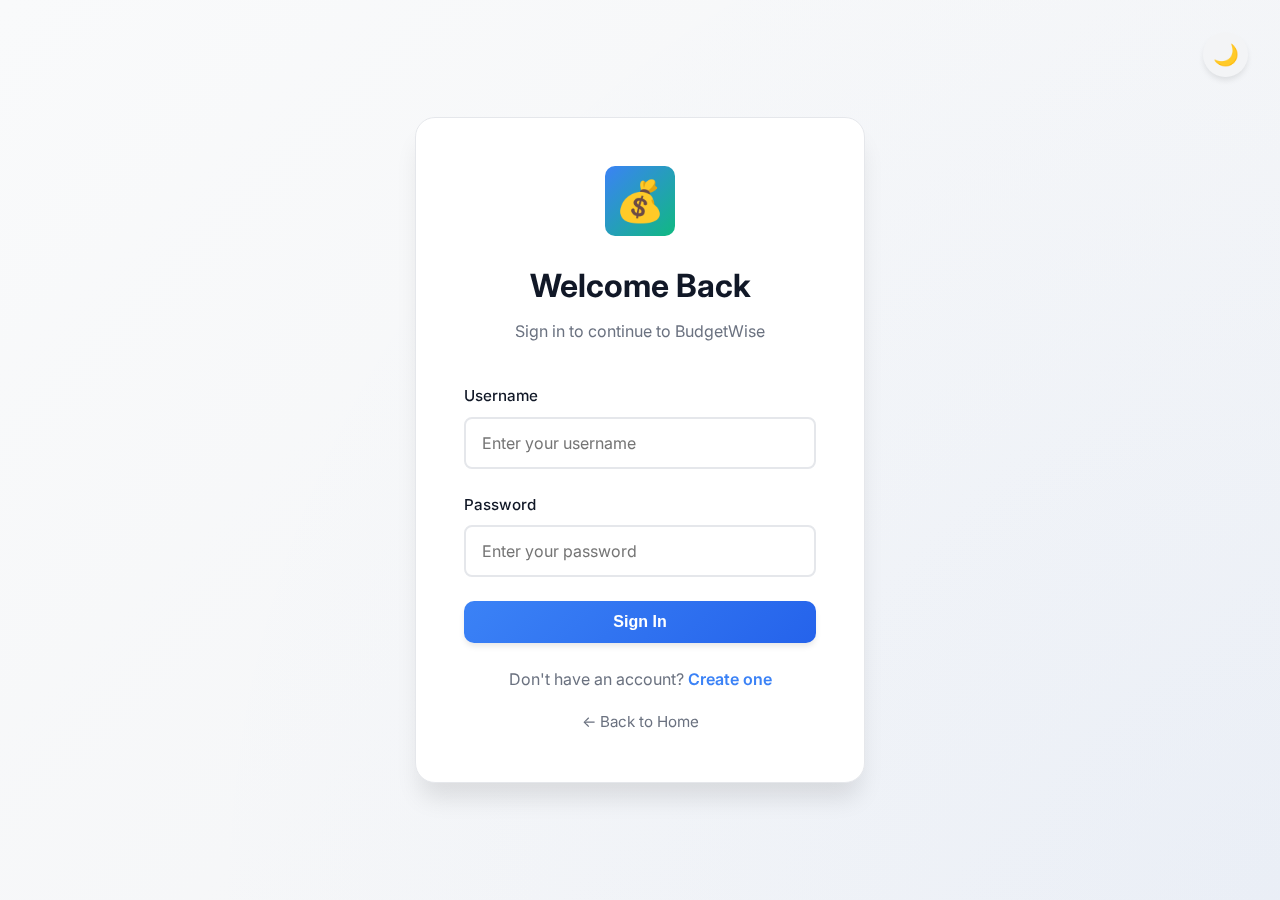
<file: login.html>
<!DOCTYPE html>
<html lang="en">
<head>
    <meta charset="UTF-8">
    <meta name="viewport" content="width=device-width, initial-scale=1.0">
    <title>Login - BudgetWise</title>
    <link href="https://fonts.googleapis.com/css2?family=Inter:wght@300;400;500;600;700;800&display=swap" rel="stylesheet">
    <link rel="stylesheet" href="theme.css">
    <style>
        body {
            display: flex;
            align-items: center;
            justify-content: center;
            min-height: 100vh;
            padding: 20px;
        }

        .login-container {
            background: var(--bg-card);
            border-radius: 20px;
            box-shadow: var(--shadow-xl);
            width: 100%;
            max-width: 450px;
            padding: 3rem;
            border: 1px solid var(--border-color);
            animation: fadeInUp 0.6s ease;
        }

        .logo-section {
            text-align: center;
            margin-bottom: 2.5rem;
        }

        .logo-section .logo-icon {
            width: 70px;
            height: 70px;
            margin: 0 auto 1.5rem;
            font-size: 2.5rem;
        }

        .logo-section h1 {
            font-size: 2rem;
            color: var(--text-primary);
            margin-bottom: 0.5rem;
        }

        .logo-section p {
            color: var(--text-secondary);
            font-size: 1rem;
        }

        .form-group {
            margin-bottom: 1.5rem;
        }

        .error-message, .success-message {
            padding: 0.875rem;
            border-radius: 10px;
            margin-bottom: 1.5rem;
            font-size: 0.95rem;
            display: none;
            animation: shake 0.5s;
        }

        @keyframes shake {
            0%, 100% { transform: translateX(0); }
            25% { transform: translateX(-10px); }
            75% { transform: translateX(10px); }
        }

        .error-message {
            background: rgba(239, 68, 68, 0.1);
            color: var(--danger);
            border: 1px solid var(--danger);
        }

        .success-message {
            background: rgba(16, 185, 129, 0.1);
            color: var(--success);
            border: 1px solid var(--success);
        }

        .links {
            text-align: center;
            margin-top: 1.5rem;
            color: var(--text-secondary);
        }

        .links a {
            color: var(--primary);
            text-decoration: none;
            font-weight: 600;
            transition: all 0.3s;
        }

        .links a:hover {
            text-decoration: underline;
            color: var(--primary-dark);
        }

        .back-home {
            text-align: center;
            margin-top: 1rem;
        }

        .back-home a {
            color: var(--text-secondary);
            text-decoration: none;
            font-size: 0.95rem;
            transition: color 0.3s;
        }

        .back-home a:hover {
            color: var(--primary);
        }

        .theme-toggle-floating {
            position: fixed;
            top: 2rem;
            right: 2rem;
        }
    </style>
</head>
<body>
    <div class="bg-animated"></div>
    
    <button class="theme-toggle theme-toggle-floating" onclick="toggleTheme()" aria-label="Toggle theme">
        <span id="themeIcon">🌙</span>
    </button>

    <div class="login-container">
        <div class="logo-section">
            <div class="logo-icon">💰</div>
            <h1>Welcome Back</h1>
            <p>Sign in to continue to BudgetWise</p>
        </div>

        <form id="loginForm">
            <div class="error-message" id="errorMessage"></div>

            <div class="form-group">
                <label for="username">Username</label>
                <input type="text" id="username" placeholder="Enter your username" required autocomplete="username">
            </div>

            <div class="form-group">
                <label for="password">Password</label>
                <input type="password" id="password" placeholder="Enter your password" required autocomplete="current-password">
            </div>

            <button type="submit" class="btn btn-primary" style="width: 100%;">Sign In</button>
        </form>

        <div class="links">
            Don't have an account? <a href="registration.html">Create one</a>
        </div>

        <div class="back-home">
            <a href="index.html">← Back to Home</a>
        </div>
    </div>

    <script src="theme.js"></script>
    <script>
        document.getElementById("loginForm").addEventListener("submit", function (event) {
            event.preventDefault();

            const username = document.getElementById("username").value;
            const password = document.getElementById("password").value;
            const errorMessage = document.getElementById("errorMessage");

            const storedUsername = localStorage.getItem("username");
            const storedPassword = localStorage.getItem("password");

            if (username === storedUsername && password === storedPassword) {
                localStorage.setItem("isLoggedIn", "true");
                localStorage.setItem("currentUser", username);
                showToast("Login successful! Redirecting...", "success");
                setTimeout(() => {
                    window.location.href = "dashboard.html";
                }, 1000);
            } else {
                errorMessage.textContent = "Invalid username or password. Please try again.";
                errorMessage.style.display = "block";
                setTimeout(() => {
                    errorMessage.style.display = "none";
                }, 4000);
            }
        });
    </script>
</body>
</html>
</file>
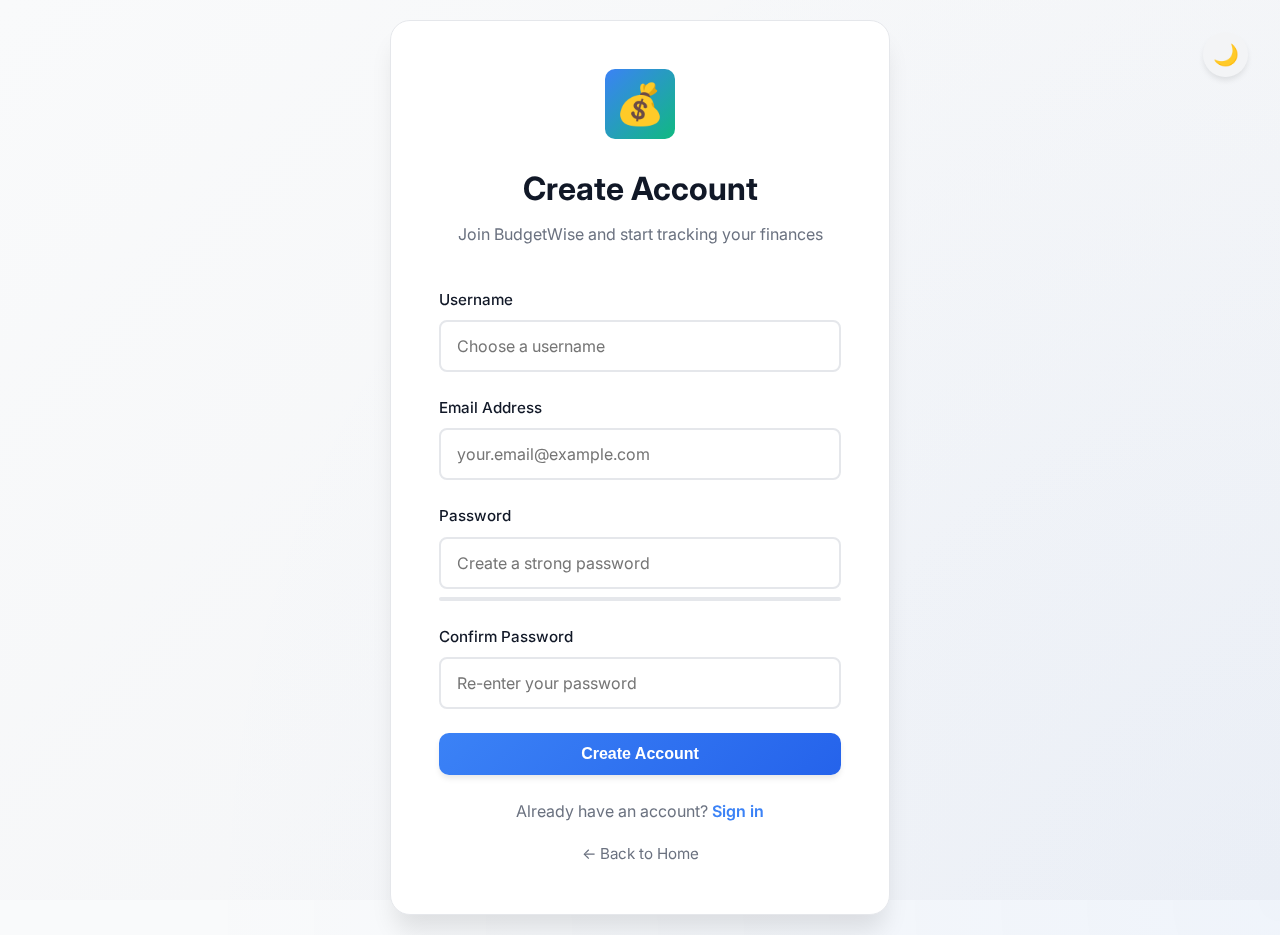
<file: registration.html>
<!DOCTYPE html>
<html lang="en">
<head>
    <meta charset="UTF-8">
    <meta name="viewport" content="width=device-width, initial-scale=1.0">
    <title>Register - BudgetWise</title>
    <link href="https://fonts.googleapis.com/css2?family=Inter:wght@300;400;500;600;700;800&display=swap" rel="stylesheet">
    <link rel="stylesheet" href="theme.css">
    <style>
        body {
            display: flex;
            align-items: center;
            justify-content: center;
            min-height: 100vh;
            padding: 20px;
        }

        .register-container {
            background: var(--bg-card);
            border-radius: 20px;
            box-shadow: var(--shadow-xl);
            width: 100%;
            max-width: 500px;
            padding: 3rem;
            border: 1px solid var(--border-color);
            animation: fadeInUp 0.6s ease;
        }

        .logo-section {
            text-align: center;
            margin-bottom: 2.5rem;
        }

        .logo-section .logo-icon {
            width: 70px;
            height: 70px;
            margin: 0 auto 1.5rem;
            font-size: 2.5rem;
        }

        .logo-section h1 {
            font-size: 2rem;
            color: var(--text-primary);
            margin-bottom: 0.5rem;
        }

        .logo-section p {
            color: var(--text-secondary);
        }

        .form-group {
            margin-bottom: 1.5rem;
        }

        .password-strength {
            margin-top: 0.5rem;
            height: 4px;
            background: var(--border-color);
            border-radius: 2px;
            overflow: hidden;
        }

        .password-strength-bar {
            height: 100%;
            width: 0%;
            transition: all 0.3s;
            border-radius: 2px;
        }

        .error-message, .success-message {
            padding: 0.875rem;
            border-radius: 10px;
            margin-bottom: 1.5rem;
            font-size: 0.95rem;
            display: none;
        }

        .error-message {
            background: rgba(239, 68, 68, 0.1);
            color: var(--danger);
            border: 1px solid var(--danger);
        }

        .success-message {
            background: rgba(16, 185, 129, 0.1);
            color: var(--success);
            border: 1px solid var(--success);
        }

        .links {
            text-align: center;
            margin-top: 1.5rem;
            color: var(--text-secondary);
        }

        .links a {
            color: var(--primary);
            text-decoration: none;
            font-weight: 600;
        }

        .links a:hover {
            text-decoration: underline;
        }

        .back-home {
            text-align: center;
            margin-top: 1rem;
        }

        .back-home a {
            color: var(--text-secondary);
            text-decoration: none;
            font-size: 0.95rem;
        }

        .back-home a:hover {
            color: var(--primary);
        }

        .theme-toggle-floating {
            position: fixed;
            top: 2rem;
            right: 2rem;
        }
    </style>
</head>
<body>
    <div class="bg-animated"></div>
    
    <button class="theme-toggle theme-toggle-floating" onclick="toggleTheme()" aria-label="Toggle theme">
        <span id="themeIcon">🌙</span>
    </button>

    <div class="register-container">
        <div class="logo-section">
            <div class="logo-icon">💰</div>
            <h1>Create Account</h1>
            <p>Join BudgetWise and start tracking your finances</p>
        </div>

        <form id="registerForm">
            <div class="error-message" id="errorMessage"></div>
            <div class="success-message" id="successMessage"></div>

            <div class="form-group">
                <label for="username">Username</label>
                <input type="text" id="username" placeholder="Choose a username" required minlength="3">
            </div>

            <div class="form-group">
                <label for="email">Email Address</label>
                <input type="email" id="email" placeholder="your.email@example.com" required>
            </div>

            <div class="form-group">
                <label for="password">Password</label>
                <input type="password" id="password" placeholder="Create a strong password" required minlength="6">
                <div class="password-strength">
                    <div class="password-strength-bar" id="strengthBar"></div>
                </div>
            </div>

            <div class="form-group">
                <label for="confirmPassword">Confirm Password</label>
                <input type="password" id="confirmPassword" placeholder="Re-enter your password" required>
            </div>

            <button type="submit" class="btn btn-primary" style="width: 100%;">Create Account</button>
        </form>

        <div class="links">
            Already have an account? <a href="login.html">Sign in</a>
        </div>

        <div class="back-home">
            <a href="index.html">← Back to Home</a>
        </div>
    </div>

    <script src="theme.js"></script>
    <script>
        const passwordInput = document.getElementById("password");
        const strengthBar = document.getElementById("strengthBar");

        passwordInput.addEventListener("input", function() {
            const password = this.value;
            let strength = 0;

            if (password.length >= 6) strength += 25;
            if (password.length >= 10) strength += 25;
            if (/[a-z]/.test(password) && /[A-Z]/.test(password)) strength += 25;
            if (/[0-9]/.test(password)) strength += 25;

            strengthBar.style.width = strength + "%";
            
            if (strength < 50) {
                strengthBar.style.background = "#ef4444";
            } else if (strength < 75) {
                strengthBar.style.background = "#f59e0b";
            } else {
                strengthBar.style.background = "#10b981";
            }
        });

        document.getElementById("registerForm").addEventListener("submit", function (event) {
            event.preventDefault();

            const username = document.getElementById("username").value;
            const email = document.getElementById("email").value;
            const password = document.getElementById("password").value;
            const confirmPassword = document.getElementById("confirmPassword").value;
            const errorMessage = document.getElementById("errorMessage");
            const successMessage = document.getElementById("successMessage");

            errorMessage.style.display = "none";
            successMessage.style.display = "none";

            if (password !== confirmPassword) {
                errorMessage.textContent = "Passwords do not match!";
                errorMessage.style.display = "block";
                return;
            }

            if (password.length < 6) {
                errorMessage.textContent = "Password must be at least 6 characters long!";
                errorMessage.style.display = "block";
                return;
            }

            localStorage.setItem("username", username);
            localStorage.setItem("password", password);
            localStorage.setItem("email", email);

            successMessage.textContent = "Account created successfully! Redirecting to login...";
            successMessage.style.display = "block";
            showToast("Registration successful!", "success");

            setTimeout(() => {
                window.location.href = "login.html";
            }, 1500);
        });
    </script>
</body>
</html>
</file>
<file: theme.css>
/* Global Styles and Theme System */
* {
    margin: 0;
    padding: 0;
    box-sizing: border-box;
}

:root {
    --primary: #3b82f6;
    --primary-dark: #2563eb;
    --primary-light: #60a5fa;
    --secondary: #10b981;
    --secondary-dark: #059669;
    --danger: #ef4444;
    --danger-dark: #dc2626;
    --warning: #f59e0b;
    --info: #3b82f6;
    --success: #10b981;
    
    --bg-primary: #ffffff;
    --bg-secondary: #f9fafb;
    --bg-tertiary: #f3f4f6;
    --bg-card: #ffffff;
    
    --text-primary: #111827;
    --text-secondary: #6b7280;
    --text-tertiary: #9ca3af;
    
    --border-color: #e5e7eb;
    --border-dark: #d1d5db;
    
    --shadow-sm: 0 1px 2px 0 rgba(0, 0, 0, 0.05);
    --shadow: 0 4px 6px -1px rgba(0, 0, 0, 0.1);
    --shadow-md: 0 6px 10px -1px rgba(0, 0, 0, 0.1);
    --shadow-lg: 0 10px 15px -3px rgba(0, 0, 0, 0.1);
    --shadow-xl: 0 20px 25px -5px rgba(0, 0, 0, 0.1);
}

[data-theme="dark"] {
    --primary: #60a5fa;
    --primary-dark: #3b82f6;
    --primary-light: #93c5fd;
    --secondary: #34d399;
    --secondary-dark: #10b981;
    --danger: #f87171;
    --danger-dark: #ef4444;
    --warning: #fbbf24;
    
    --bg-primary: #1f2937;
    --bg-secondary: #111827;
    --bg-tertiary: #374151;
    --bg-card: #1f2937;
    
    --text-primary: #f9fafb;
    --text-secondary: #d1d5db;
    --text-tertiary: #9ca3af;
    
    --border-color: #374151;
    --border-dark: #4b5563;
    
    --shadow-sm: 0 1px 2px 0 rgba(0, 0, 0, 0.3);
    --shadow: 0 4px 6px -1px rgba(0, 0, 0, 0.3);
    --shadow-md: 0 6px 10px -1px rgba(0, 0, 0, 0.3);
    --shadow-lg: 0 10px 15px -3px rgba(0, 0, 0, 0.3);
    --shadow-xl: 0 20px 25px -5px rgba(0, 0, 0, 0.3);
}

body {
    font-family: 'Inter', sans-serif;
    background: var(--bg-secondary);
    color: var(--text-primary);
    transition: background-color 0.3s ease, color 0.3s ease;
    overflow-x: hidden;
    line-height: 1.6;
}

/* Animated Background */
.bg-animated {
    position: fixed;
    top: 0;
    left: 0;
    width: 100%;
    height: 100%;
    z-index: -1;
    background: linear-gradient(135deg, var(--bg-secondary) 0%, var(--bg-tertiary) 100%);
}

.bg-animated::before {
    content: '';
    position: absolute;
    width: 200%;
    height: 200%;
    background: radial-gradient(circle, var(--primary) 0%, transparent 70%);
    opacity: 0.05;
    animation: rotate 30s linear infinite;
}

@keyframes rotate {
    0% { transform: rotate(0deg); }
    100% { transform: rotate(360deg); }
}

/* Header & Navigation */
header {
    background: var(--bg-primary);
    backdrop-filter: blur(10px);
    box-shadow: var(--shadow);
    position: sticky;
    top: 0;
    z-index: 100;
    border-bottom: 1px solid var(--border-color);
    transition: all 0.3s ease;
}

nav {
    max-width: 1400px;
    margin: 0 auto;
    padding: 1rem 2rem;
    display: flex;
    justify-content: space-between;
    align-items: center;
}

.logo {
    font-size: 1.5rem;
    font-weight: 800;
    background: linear-gradient(135deg, var(--primary), var(--secondary));
    -webkit-background-clip: text;
    -webkit-text-fill-color: transparent;
    background-clip: text;
    display: flex;
    align-items: center;
    gap: 0.5rem;
    cursor: pointer;
    transition: transform 0.3s ease;
}

.logo:hover {
    transform: scale(1.05);
}

.logo-icon {
    width: 40px;
    height: 40px;
    background: linear-gradient(135deg, var(--primary), var(--secondary));
    border-radius: 10px;
    display: flex;
    align-items: center;
    justify-content: center;
    font-size: 1.5rem;
    animation: pulse 2s infinite;
}

@keyframes pulse {
    0%, 100% { transform: scale(1); }
    50% { transform: scale(1.05); }
}

.nav-links {
    display: flex;
    gap: 2rem;
    align-items: center;
}

.nav-links a {
    text-decoration: none;
    color: var(--text-primary);
    font-weight: 500;
    transition: all 0.3s;
    position: relative;
}

.nav-links a::after {
    content: '';
    position: absolute;
    bottom: -5px;
    left: 0;
    width: 0;
    height: 2px;
    background: var(--primary);
    transition: width 0.3s;
}

.nav-links a:hover::after {
    width: 100%;
}

.nav-links a.active {
    color: var(--primary);
}

.theme-toggle {
    background: var(--bg-tertiary);
    border: none;
    width: 45px;
    height: 45px;
    border-radius: 50%;
    cursor: pointer;
    display: flex;
    align-items: center;
    justify-content: center;
    font-size: 1.3rem;
    transition: all 0.3s;
    box-shadow: var(--shadow);
}

.theme-toggle:hover {
    transform: rotate(20deg) scale(1.1);
    box-shadow: var(--shadow-lg);
}

/* Buttons */
.btn {
    padding: 0.75rem 1.5rem;
    border-radius: 10px;
    text-decoration: none;
    font-weight: 600;
    transition: all 0.3s;
    border: none;
    cursor: pointer;
    font-size: 1rem;
    position: relative;
    overflow: hidden;
    display: inline-block;
}

.btn::before {
    content: '';
    position: absolute;
    top: 50%;
    left: 50%;
    width: 0;
    height: 0;
    border-radius: 50%;
    background: rgba(255, 255, 255, 0.3);
    transform: translate(-50%, -50%);
    transition: width 0.6s, height 0.6s;
}

.btn:hover::before {
    width: 300px;
    height: 300px;
}

.btn-primary {
    background: linear-gradient(135deg, var(--primary), var(--primary-dark));
    color: white;
    box-shadow: var(--shadow);
}

.btn-primary:hover {
    transform: translateY(-2px);
    box-shadow: var(--shadow-lg);
}

.btn-outline {
    background: transparent;
    color: var(--primary);
    border: 2px solid var(--primary);
}

.btn-outline:hover {
    background: var(--primary);
    color: white;
}

.btn-secondary {
    background: var(--secondary);
    color: white;
}

.btn-danger {
    background: var(--danger);
    color: white;
}

.btn-danger:hover {
    background: var(--danger-dark);
}

/* Hero Section */
.hero {
    max-width: 1200px;
    margin: 0 auto;
    padding: 6rem 2rem;
    text-align: center;
}

.hero h1 {
    font-size: 4rem;
    font-weight: 800;
    margin-bottom: 1.5rem;
    line-height: 1.2;
    background: linear-gradient(135deg, var(--primary), var(--secondary));
    -webkit-background-clip: text;
    -webkit-text-fill-color: transparent;
    background-clip: text;
    animation: fadeInUp 1s ease;
}

@keyframes fadeInUp {
    from {
        opacity: 0;
        transform: translateY(30px);
    }
    to {
        opacity: 1;
        transform: translateY(0);
    }
}

.hero p {
    font-size: 1.25rem;
    margin-bottom: 2.5rem;
    color: var(--text-secondary);
    max-width: 600px;
    margin-left: auto;
    margin-right: auto;
    animation: fadeInUp 1s ease 0.2s backwards;
}

.hero-buttons {
    display: flex;
    gap: 1rem;
    justify-content: center;
    flex-wrap: wrap;
    animation: fadeInUp 1s ease 0.4s backwards;
}

/* Features Section */
.features {
    background: var(--bg-primary);
    padding: 5rem 2rem;
    border-top: 1px solid var(--border-color);
}

.features-container {
    max-width: 1200px;
    margin: 0 auto;
}

.section-title {
    text-align: center;
    font-size: 2.5rem;
    font-weight: 800;
    margin-bottom: 3rem;
    color: var(--text-primary);
}

.features-grid {
    display: grid;
    grid-template-columns: repeat(auto-fit, minmax(300px, 1fr));
    gap: 2rem;
}

.feature-card {
    background: var(--bg-card);
    padding: 2rem;
    border-radius: 16px;
    transition: all 0.3s;
    border: 1px solid var(--border-color);
    position: relative;
    overflow: hidden;
}

.feature-card::before {
    content: '';
    position: absolute;
    top: 0;
    left: 0;
    width: 100%;
    height: 4px;
    background: linear-gradient(90deg, var(--primary), var(--secondary));
    transform: scaleX(0);
    transition: transform 0.3s;
}

.feature-card:hover::before {
    transform: scaleX(1);
}

.feature-card:hover {
    transform: translateY(-10px);
    box-shadow: var(--shadow-lg);
}

.feature-icon {
    width: 70px;
    height: 70px;
    background: linear-gradient(135deg, var(--primary), var(--secondary));
    border-radius: 16px;
    display: flex;
    align-items: center;
    justify-content: center;
    margin-bottom: 1.5rem;
    font-size: 2rem;
}

.feature-card h3 {
    font-size: 1.5rem;
    margin-bottom: 1rem;
    color: var(--text-primary);
}

.feature-card p {
    color: var(--text-secondary);
    line-height: 1.6;
}

/* Stats Section */
.stats {
    background: linear-gradient(135deg, var(--primary), var(--primary-dark));
    color: white;
    padding: 4rem 2rem;
}

.stats-grid {
    max-width: 1200px;
    margin: 0 auto;
    display: grid;
    grid-template-columns: repeat(auto-fit, minmax(200px, 1fr));
    gap: 3rem;
    text-align: center;
}

.stat-item h2 {
    font-size: 3.5rem;
    font-weight: 800;
    margin-bottom: 0.5rem;
}

.stat-item p {
    font-size: 1.1rem;
    opacity: 0.95;
}

/* CTA Section */
.cta {
    background: var(--bg-primary);
    padding: 5rem 2rem;
    text-align: center;
    border-top: 1px solid var(--border-color);
}

.cta h2 {
    font-size: 2.5rem;
    font-weight: 800;
    margin-bottom: 1rem;
    color: var(--text-primary);
}

.cta p {
    font-size: 1.2rem;
    color: var(--text-secondary);
    margin-bottom: 2rem;
}

/* Footer */
footer {
    background: var(--bg-secondary);
    color: var(--text-secondary);
    padding: 2rem;
    text-align: center;
    border-top: 1px solid var(--border-color);
}

/* Container */
.container {
    max-width: 1400px;
    margin: 2rem auto;
    padding: 0 2rem;
}

/* Cards */
.card {
    background: var(--bg-card);
    border-radius: 12px;
    box-shadow: var(--shadow);
    padding: 2rem;
    border: 1px solid var(--border-color);
    transition: all 0.3s;
}

.card:hover {
    box-shadow: var(--shadow-lg);
}

/* Form Elements */
input, select, textarea {
    width: 100%;
    padding: 0.875rem 1rem;
    border: 2px solid var(--border-color);
    border-radius: 8px;
    font-size: 1rem;
    transition: all 0.3s;
    font-family: 'Inter', sans-serif;
    background: var(--bg-primary);
    color: var(--text-primary);
}

input:focus, select:focus, textarea:focus {
    outline: none;
    border-color: var(--primary);
    box-shadow: 0 0 0 3px rgba(59, 130, 246, 0.1);
}

label {
    display: block;
    margin-bottom: 0.5rem;
    color: var(--text-primary);
    font-weight: 500;
    font-size: 0.95rem;
}

/* Table */
table {
    width: 100%;
    border-collapse: collapse;
    background: var(--bg-card);
    border-radius: 12px;
    overflow: hidden;
}

thead {
    background: var(--bg-tertiary);
}

th {
    padding: 1rem;
    text-align: left;
    font-weight: 600;
    color: var(--text-primary);
    border-bottom: 1px solid var(--border-color);
}

td {
    padding: 1rem;
    border-bottom: 1px solid var(--border-color);
    color: var(--text-primary);
}

tbody tr {
    transition: background 0.2s;
}

tbody tr:hover {
    background: var(--bg-tertiary);
}

/* Scroll Animation */
.scroll-animate {
    opacity: 0;
    transform: translateY(30px);
    transition: all 0.6s ease;
}

.scroll-animate.active {
    opacity: 1;
    transform: translateY(0);
}

/* Loading Spinner */
.spinner {
    border: 3px solid var(--border-color);
    border-top: 3px solid var(--primary);
    border-radius: 50%;
    width: 40px;
    height: 40px;
    animation: spin 1s linear infinite;
    margin: 20px auto;
}

@keyframes spin {
    0% { transform: rotate(0deg); }
    100% { transform: rotate(360deg); }
}

/* Toast Notification */
.toast {
    position: fixed;
    bottom: 2rem;
    right: 2rem;
    background: var(--bg-card);
    color: var(--text-primary);
    padding: 1rem 1.5rem;
    border-radius: 10px;
    box-shadow: var(--shadow-xl);
    border: 1px solid var(--border-color);
    z-index: 1000;
    animation: slideIn 0.3s ease;
}

@keyframes slideIn {
    from {
        transform: translateX(400px);
        opacity: 0;
    }
    to {
        transform: translateX(0);
        opacity: 1;
    }
}

.toast.success {
    border-left: 4px solid var(--success);
}

.toast.error {
    border-left: 4px solid var(--danger);
}

.toast.warning {
    border-left: 4px solid var(--warning);
}

/* Responsive */
@media (max-width: 768px) {
    .hero h1 {
        font-size: 2.5rem;
    }

    .hero p {
        font-size: 1rem;
    }

    .nav-links {
        display: none;
    }

    .features-grid {
        grid-template-columns: 1fr;
    }

    .stats-grid {
        grid-template-columns: 1fr;
    }

    .container {
        padding: 0 1rem;
    }

    table {
        font-size: 0.9rem;
    }

    th, td {
        padding: 0.75rem 0.5rem;
    }
}
</file>
